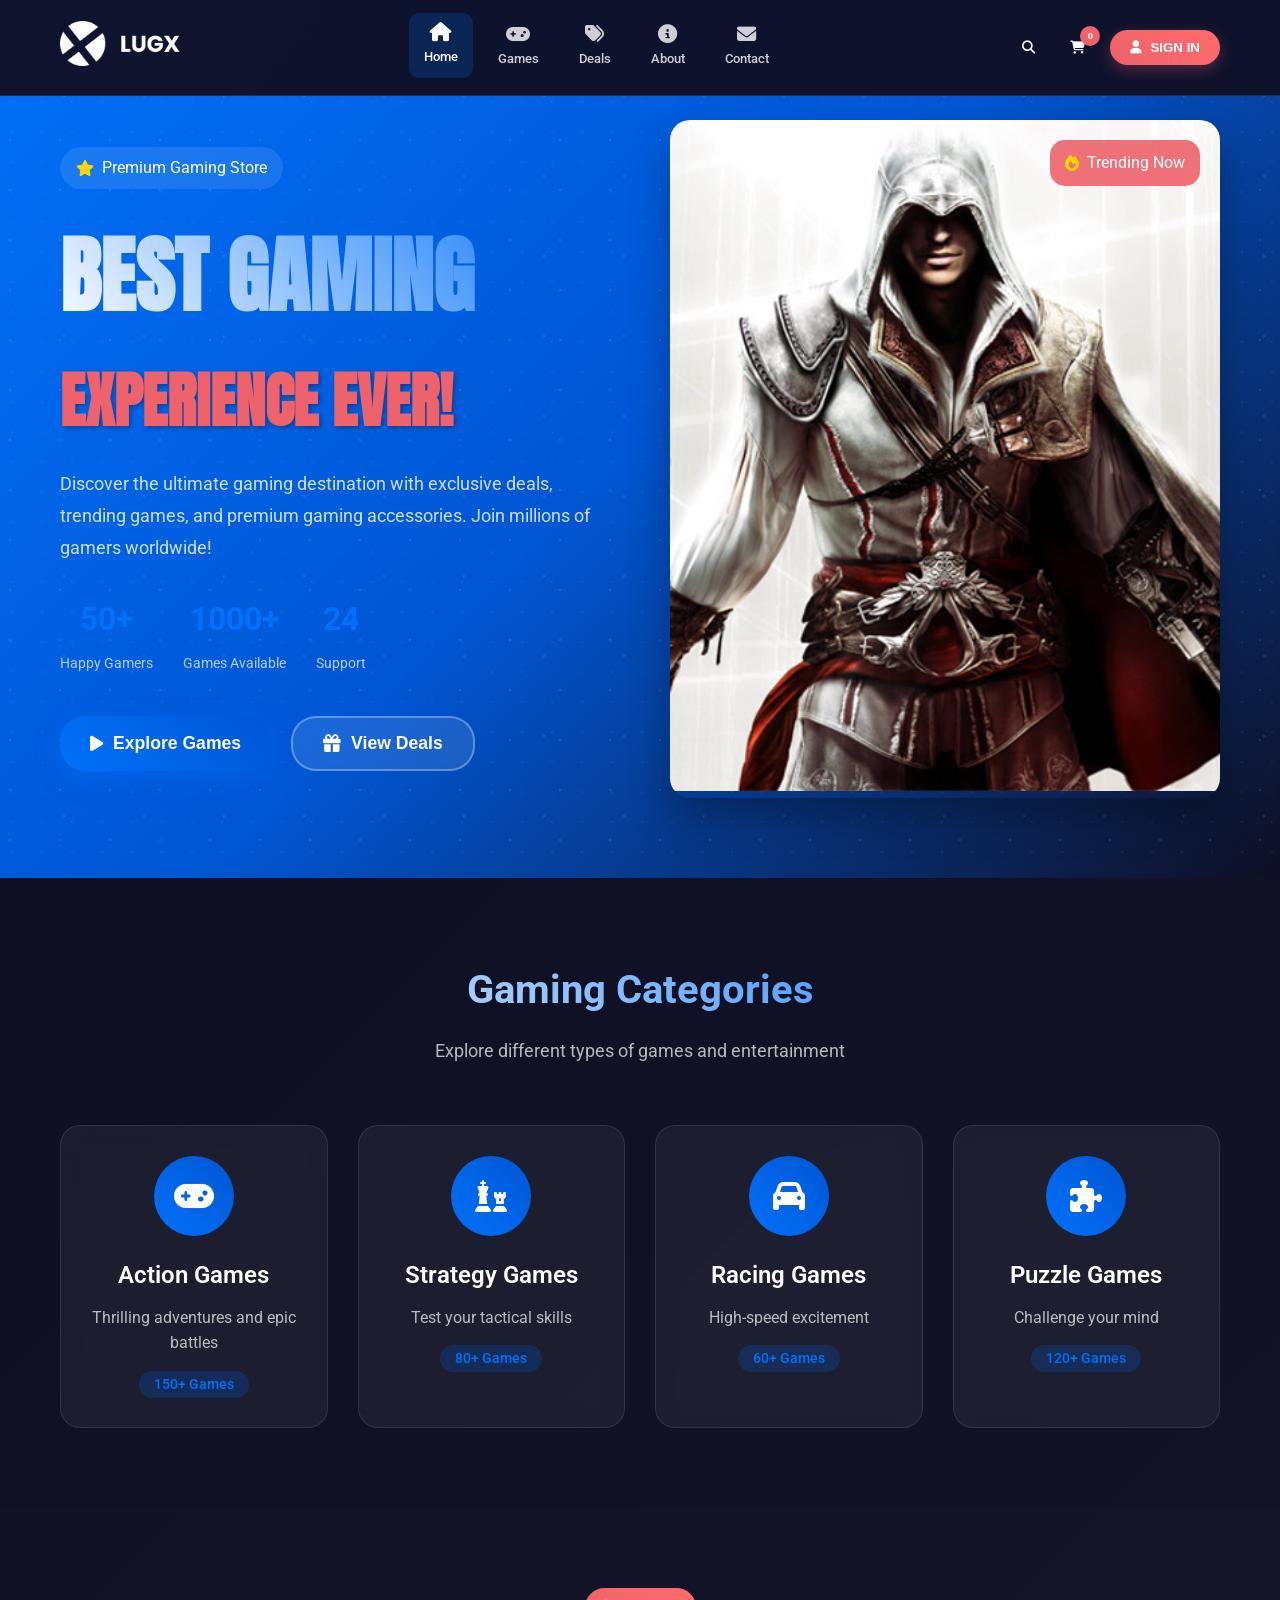
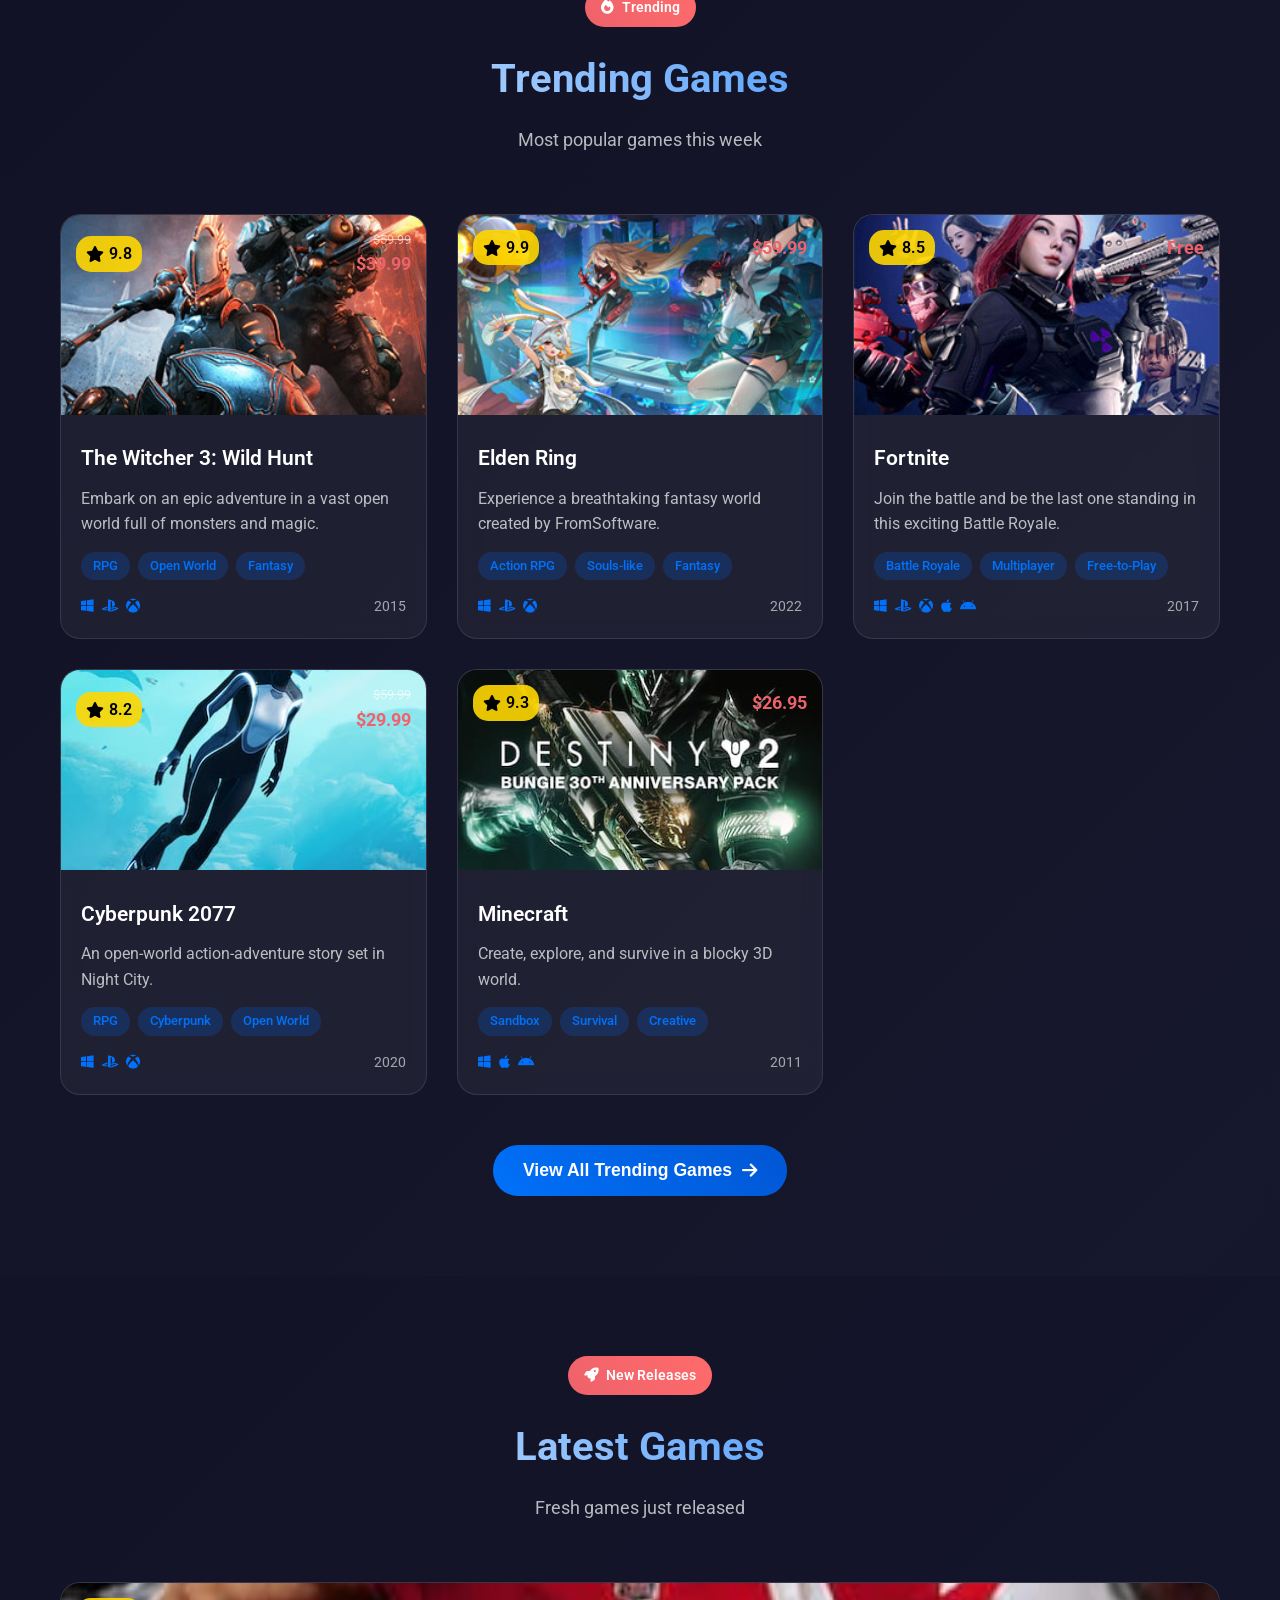
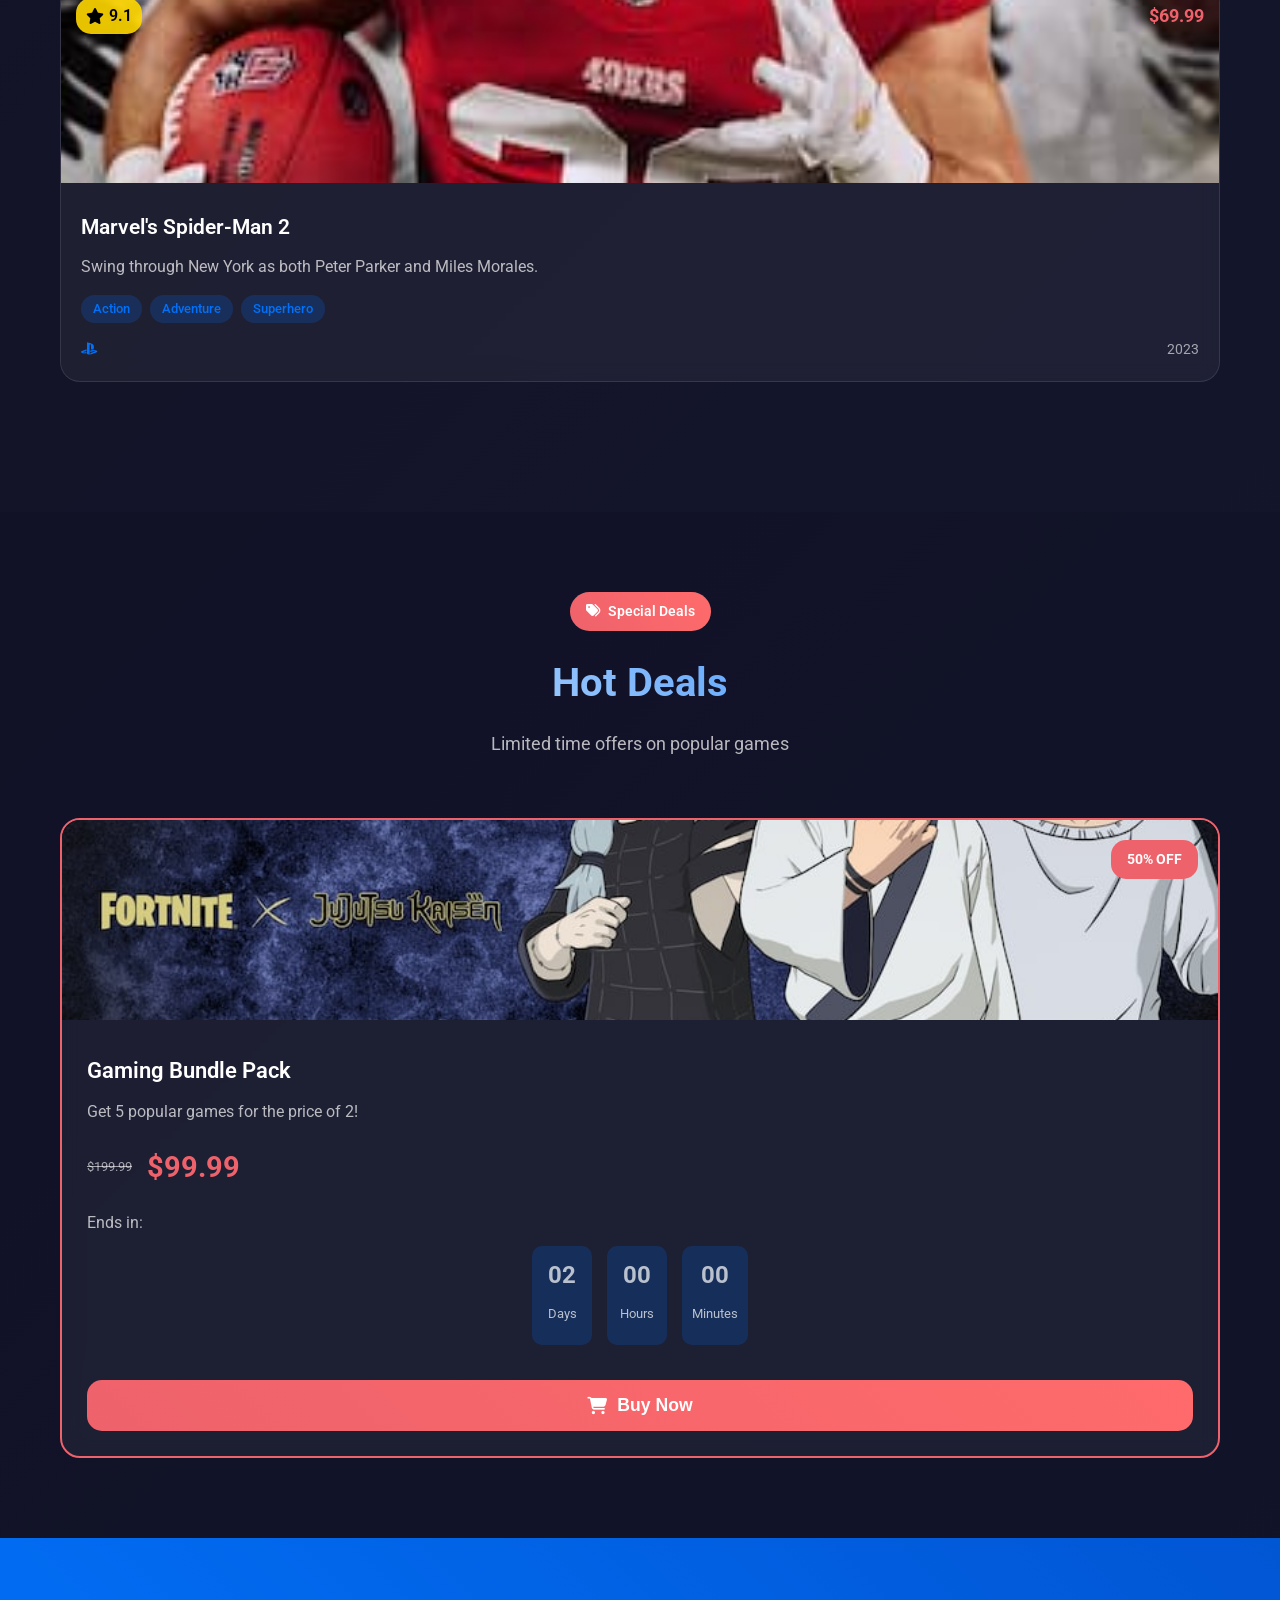
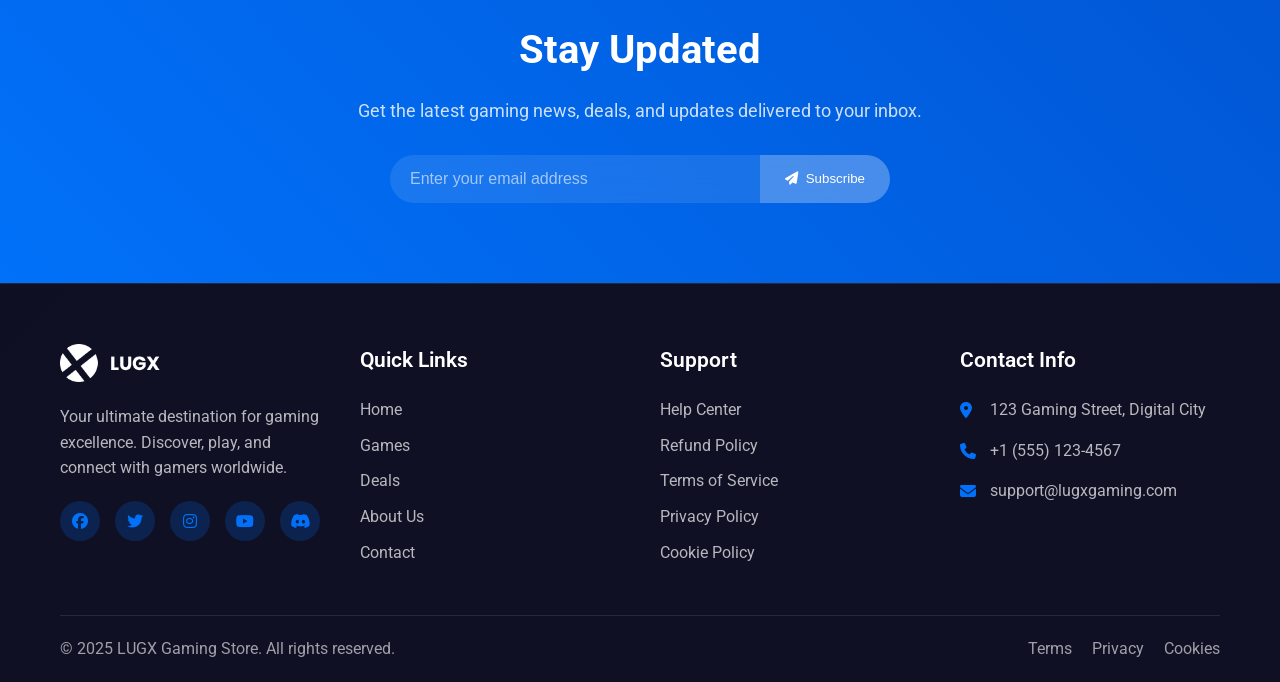
<file: Game Store/index.html>
<!DOCTYPE html>
<html lang="en">
<head>
  <meta charset="UTF-8">
  <meta name="viewport" content="width=device-width, initial-scale=1.0">
  <title>LUGX Gaming Store - Premium Gaming Experience</title>
  <meta name="description" content="Discover the best gaming experience with trending games, exclusive deals, and premium gaming accessories at LUGX Gaming Store.">
  <meta name="keywords" content="gaming store, video games, trending games, gaming accessories, online gaming">
  
  <!-- Google Fonts -->
  <link rel="preconnect" href="https://fonts.googleapis.com">
  <link rel="preconnect" href="https://fonts.gstatic.com" crossorigin>
  <link href="https://fonts.googleapis.com/css2?family=Anton&family=Roboto:wght@100;300;400;500;700;900&display=swap" rel="stylesheet">
  
  <!-- Font Awesome -->
  <link rel="stylesheet" href="https://cdnjs.cloudflare.com/ajax/libs/font-awesome/6.4.0/css/all.min.css">
  
  <!-- Custom CSS -->
  <link rel="stylesheet" href="styly.css">
</head>
<body>
  <!-- Loading Screen -->
  <div class="loading-overlay">
    <div class="loading-content">
      <div class="loading-logo">
        <img src="photos/logo.png" alt="LUGX Gaming">
      </div>
      <div class="loading-spinner"></div>
      <p>Loading Gaming Experience...</p>
    </div>
  </div>

  <!-- Header -->
  <header class="header">
    <div class="header-container">
      <div class="logo">
        <img src="photos/logo.png" alt="LUGX Gaming Store">
      </div>
      
      <nav class="nav-menu">
        <a href="#home" class="nav-link active">
          <i class="fas fa-home"></i>
          <span>Home</span>
        </a>
        <a href="#games" class="nav-link">
          <i class="fas fa-gamepad"></i>
          <span>Games</span>
        </a>
        <a href="#deals" class="nav-link">
          <i class="fas fa-tags"></i>
          <span>Deals</span>
        </a>
        <a href="#about" class="nav-link">
          <i class="fas fa-info-circle"></i>
          <span>About</span>
        </a>
        <a href="#contact" class="nav-link">
          <i class="fas fa-envelope"></i>
          <span>Contact</span>
        </a>
      </nav>
      
      <div class="header-actions">
        <button class="search-toggle" id="searchToggle">
          <i class="fas fa-search"></i>
        </button>
        <button class="cart-btn" id="cartBtn">
          <i class="fas fa-shopping-cart"></i>
          <span class="cart-count">0</span>
        </button>
        <button class="signin-btn">
          <i class="fas fa-user"></i>
          <span>SIGN IN</span>
        </button>
      </div>
    </div>
    
    <!-- Search Overlay -->
    <div class="search-overlay" id="searchOverlay">
      <div class="search-container">
        <div class="search-box">
          <i class="fas fa-search"></i>
          <input type="text" placeholder="Search for games, consoles, accessories..." id="searchInput">
          <button class="search-btn">
            <i class="fas fa-arrow-right"></i>
          </button>
        </div>
        <div class="search-suggestions" id="searchSuggestions">
          <div class="suggestion-item">
            <i class="fas fa-gamepad"></i>
            <span>Popular Games</span>
          </div>
          <div class="suggestion-item">
            <i class="fas fa-tv"></i>
            <span>Gaming Consoles</span>
          </div>
          <div class="suggestion-item">
            <i class="fas fa-headphones"></i>
            <span>Accessories</span>
          </div>
        </div>
      </div>
    </div>
  </header>

  <!-- Hero Section -->
  <section class="hero" id="home">
    <div class="hero-background">
      <div class="hero-particles"></div>
    </div>
    
    <div class="hero-container">
      <div class="hero-content">
        <div class="hero-badge">
          <i class="fas fa-star"></i>
          <span>Premium Gaming Store</span>
        </div>
        
        <h1 class="hero-title">
          <span class="hero-title-main">BEST GAMING</span>
          <span class="hero-title-sub">EXPERIENCE EVER!</span>
        </h1>
        
        <p class="hero-description">
          Discover the ultimate gaming destination with exclusive deals, trending games, 
          and premium gaming accessories. Join millions of gamers worldwide!
        </p>
        
        <div class="hero-stats">
          <div class="stat-item">
            <span class="stat-number">50K+</span>
            <span class="stat-label">Happy Gamers</span>
          </div>
          <div class="stat-item">
            <span class="stat-number">1000+</span>
            <span class="stat-label">Games Available</span>
          </div>
          <div class="stat-item">
            <span class="stat-number">24/7</span>
            <span class="stat-label">Support</span>
          </div>
        </div>
        
        <div class="hero-actions">
          <button class="cta-btn primary">
            <i class="fas fa-play"></i>
            <span>Explore Games</span>
          </button>
          <button class="cta-btn secondary">
            <i class="fas fa-gift"></i>
            <span>View Deals</span>
          </button>
        </div>
      </div>
      
      <div class="hero-visual">
        <div class="hero-image-container">
          <img src="photos/banner-image.jpg" alt="Gaming Banner" class="hero-image">
          <div class="hero-image-overlay">
            <div class="floating-card">
              <i class="fas fa-fire"></i>
              <span>Trending Now</span>
            </div>
          </div>
        </div>
      </div>
    </div>
  </section>

  <!-- Categories Section -->
  <section class="categories">
    <div class="container">
      <div class="section-header">
        <h2>Gaming Categories</h2>
        <p>Explore different types of games and entertainment</p>
      </div>
      
      <div class="categories-grid">
        <div class="category-card">
          <div class="category-icon">
            <i class="fas fa-gamepad"></i>
          </div>
          <h3>Action Games</h3>
          <p>Thrilling adventures and epic battles</p>
          <span class="category-count">150+ Games</span>
        </div>
        
        <div class="category-card">
          <div class="category-icon">
            <i class="fas fa-chess"></i>
          </div>
          <h3>Strategy Games</h3>
          <p>Test your tactical skills</p>
          <span class="category-count">80+ Games</span>
        </div>
        
        <div class="category-card">
          <div class="category-icon">
            <i class="fas fa-car"></i>
          </div>
          <h3>Racing Games</h3>
          <p>High-speed excitement</p>
          <span class="category-count">60+ Games</span>
        </div>
        
        <div class="category-card">
          <div class="category-icon">
            <i class="fas fa-puzzle-piece"></i>
          </div>
          <h3>Puzzle Games</h3>
          <p>Challenge your mind</p>
          <span class="category-count">120+ Games</span>
        </div>
      </div>
    </div>
  </section>

  <!-- Trending Games Section -->
  <section class="games-section trending" id="games">
    <div class="container">
      <div class="section-header">
        <div class="section-badge">
          <i class="fas fa-fire"></i>
          <span>Trending</span>
        </div>
        <h2>Trending Games</h2>
        <p>Most popular games this week</p>
      </div>
      
      <div class="games-grid" id="trendingGames">
        <div class="game-card" data-game="witcher3">
          <div class="game-image">
            <img src="photos/trending-01.jpg" alt="The Witcher 3">
            <div class="game-overlay">
              <div class="game-rating">
                <i class="fas fa-star"></i>
                <span>9.8</span>
              </div>
              <div class="game-price">
                <span class="original-price">$59.99</span>
                <span class="current-price">$39.99</span>
              </div>
            </div>
            <div class="game-actions">
              <button class="action-btn wishlist">
                <i class="fas fa-heart"></i>
              </button>
              <button class="action-btn cart">
                <i class="fas fa-shopping-cart"></i>
              </button>
              <button class="action-btn quick-view">
                <i class="fas fa-eye"></i>
              </button>
            </div>
          </div>
          
          <div class="game-info">
            <h3>The Witcher 3: Wild Hunt</h3>
            <p>Embark on an epic adventure in a vast open world full of monsters and magic.</p>
            <div class="game-tags">
              <span class="tag">RPG</span>
              <span class="tag">Open World</span>
              <span class="tag">Fantasy</span>
            </div>
            <div class="game-meta">
              <span class="platform">
                <i class="fab fa-windows"></i>
                <i class="fab fa-playstation"></i>
                <i class="fab fa-xbox"></i>
              </span>
              <span class="release-date">2015</span>
            </div>
          </div>
        </div>
        
        <div class="game-card" data-game="eldenring">
          <div class="game-image">
            <img src="photos/trending-02.jpg" alt="Elden Ring">
            <div class="game-overlay">
              <div class="game-rating">
                <i class="fas fa-star"></i>
                <span>9.9</span>
              </div>
              <div class="game-price">
                <span class="current-price">$59.99</span>
              </div>
            </div>
            <div class="game-actions">
              <button class="action-btn wishlist">
                <i class="fas fa-heart"></i>
              </button>
              <button class="action-btn cart">
                <i class="fas fa-shopping-cart"></i>
              </button>
              <button class="action-btn quick-view">
                <i class="fas fa-eye"></i>
              </button>
            </div>
          </div>
          
          <div class="game-info">
            <h3>Elden Ring</h3>
            <p>Experience a breathtaking fantasy world created by FromSoftware.</p>
            <div class="game-tags">
              <span class="tag">Action RPG</span>
              <span class="tag">Souls-like</span>
              <span class="tag">Fantasy</span>
            </div>
            <div class="game-meta">
              <span class="platform">
                <i class="fab fa-windows"></i>
                <i class="fab fa-playstation"></i>
                <i class="fab fa-xbox"></i>
              </span>
              <span class="release-date">2022</span>
            </div>
          </div>
        </div>
        
        <div class="game-card" data-game="fortnite">
          <div class="game-image">
            <img src="photos/trending-03.jpg" alt="Fortnite">
            <div class="game-overlay">
              <div class="game-rating">
                <i class="fas fa-star"></i>
                <span>8.5</span>
              </div>
              <div class="game-price">
                <span class="current-price">Free</span>
              </div>
            </div>
            <div class="game-actions">
              <button class="action-btn wishlist">
                <i class="fas fa-heart"></i>
              </button>
              <button class="action-btn cart">
                <i class="fas fa-shopping-cart"></i>
              </button>
              <button class="action-btn quick-view">
                <i class="fas fa-eye"></i>
              </button>
            </div>
          </div>
          
          <div class="game-info">
            <h3>Fortnite</h3>
            <p>Join the battle and be the last one standing in this exciting Battle Royale.</p>
            <div class="game-tags">
              <span class="tag">Battle Royale</span>
              <span class="tag">Multiplayer</span>
              <span class="tag">Free-to-Play</span>
            </div>
            <div class="game-meta">
              <span class="platform">
                <i class="fab fa-windows"></i>
                <i class="fab fa-playstation"></i>
                <i class="fab fa-xbox"></i>
                <i class="fab fa-apple"></i>
                <i class="fab fa-android"></i>
              </span>
              <span class="release-date">2017</span>
            </div>
          </div>
        </div>
        
        <div class="game-card" data-game="cyberpunk">
          <div class="game-image">
            <img src="photos/game 2.jpg" alt="Cyberpunk 2077">
            <div class="game-overlay">
              <div class="game-rating">
                <i class="fas fa-star"></i>
                <span>8.2</span>
              </div>
              <div class="game-price">
                <span class="original-price">$59.99</span>
                <span class="current-price">$29.99</span>
              </div>
            </div>
            <div class="game-actions">
              <button class="action-btn wishlist">
                <i class="fas fa-heart"></i>
              </button>
              <button class="action-btn cart">
                <i class="fas fa-shopping-cart"></i>
              </button>
              <button class="action-btn quick-view">
                <i class="fas fa-eye"></i>
              </button>
            </div>
          </div>
          
          <div class="game-info">
            <h3>Cyberpunk 2077</h3>
            <p>An open-world action-adventure story set in Night City.</p>
            <div class="game-tags">
              <span class="tag">RPG</span>
              <span class="tag">Cyberpunk</span>
              <span class="tag">Open World</span>
            </div>
            <div class="game-meta">
              <span class="platform">
                <i class="fab fa-windows"></i>
                <i class="fab fa-playstation"></i>
                <i class="fab fa-xbox"></i>
              </span>
              <span class="release-date">2020</span>
            </div>
          </div>
        </div>
        
        <div class="game-card" data-game="minecraft">
          <div class="game-image">
            <img src="photos/game 3.jpg" alt="Minecraft">
            <div class="game-overlay">
              <div class="game-rating">
                <i class="fas fa-star"></i>
                <span>9.3</span>
              </div>
              <div class="game-price">
                <span class="current-price">$26.95</span>
              </div>
            </div>
            <div class="game-actions">
              <button class="action-btn wishlist">
                <i class="fas fa-heart"></i>
              </button>
              <button class="action-btn cart">
                <i class="fas fa-shopping-cart"></i>
              </button>
              <button class="action-btn quick-view">
                <i class="fas fa-eye"></i>
              </button>
            </div>
          </div>
          
          <div class="game-info">
            <h3>Minecraft</h3>
            <p>Create, explore, and survive in a blocky 3D world.</p>
            <div class="game-tags">
              <span class="tag">Sandbox</span>
              <span class="tag">Survival</span>
              <span class="tag">Creative</span>
            </div>
            <div class="game-meta">
              <span class="platform">
                <i class="fab fa-windows"></i>
                <i class="fab fa-apple"></i>
                <i class="fab fa-android"></i>
              </span>
              <span class="release-date">2011</span>
            </div>
          </div>
        </div>
      </div>
      
      <div class="section-footer">
        <button class="view-all-btn">
          <span>View All Trending Games</span>
          <i class="fas fa-arrow-right"></i>
        </button>
      </div>
    </div>
  </section>

  <!-- New Releases Section -->
  <section class="games-section new-releases">
    <div class="container">
      <div class="section-header">
        <div class="section-badge">
          <i class="fas fa-rocket"></i>
          <span>New Releases</span>
        </div>
        <h2>Latest Games</h2>
        <p>Fresh games just released</p>
      </div>
      
      <div class="games-grid" id="newReleases">
        <!-- Similar game cards structure as trending but with different games -->
        <div class="game-card" data-game="spiderman2">
          <div class="game-image">
            <img src="photos/game 4.jpg" alt="Spider-Man 2">
            <div class="game-overlay">
              <div class="game-rating">
                <i class="fas fa-star"></i>
                <span>9.1</span>
              </div>
              <div class="game-price">
                <span class="current-price">$69.99</span>
              </div>
            </div>
            <div class="game-actions">
              <button class="action-btn wishlist">
                <i class="fas fa-heart"></i>
              </button>
              <button class="action-btn cart">
                <i class="fas fa-shopping-cart"></i>
              </button>
              <button class="action-btn quick-view">
                <i class="fas fa-eye"></i>
              </button>
            </div>
          </div>
          
          <div class="game-info">
            <h3>Marvel's Spider-Man 2</h3>
            <p>Swing through New York as both Peter Parker and Miles Morales.</p>
            <div class="game-tags">
              <span class="tag">Action</span>
              <span class="tag">Adventure</span>
              <span class="tag">Superhero</span>
            </div>
            <div class="game-meta">
              <span class="platform">
                <i class="fab fa-playstation"></i>
              </span>
              <span class="release-date">2023</span>
            </div>
          </div>
        </div>
        
        <!-- Add more new release games here -->
      </div>
    </div>
  </section>

  <!-- Deals Section -->
  <section class="deals-section" id="deals">
    <div class="container">
      <div class="section-header">
        <div class="section-badge">
          <i class="fas fa-tags"></i>
          <span>Special Deals</span>
        </div>
        <h2>Hot Deals</h2>
        <p>Limited time offers on popular games</p>
      </div>
      
      <div class="deals-grid">
        <div class="deal-card featured">
          <div class="deal-badge">
            <span>50% OFF</span>
          </div>
          <div class="deal-image">
            <img src="photos/game 5.jpg" alt="Special Deal">
          </div>
          <div class="deal-content">
            <h3>Gaming Bundle Pack</h3>
            <p>Get 5 popular games for the price of 2!</p>
            <div class="deal-price">
              <span class="original-price">$199.99</span>
              <span class="deal-price-current">$99.99</span>
            </div>
            <div class="deal-timer">
              <span>Ends in:</span>
              <div class="timer" id="dealTimer">
                <span class="time-unit">
                  <span class="time-value">02</span>
                  <span class="time-label">Days</span>
                </span>
                <span class="time-unit">
                  <span class="time-value">18</span>
                  <span class="time-label">Hours</span>
                </span>
                <span class="time-unit">
                  <span class="time-value">45</span>
                  <span class="time-label">Minutes</span>
                </span>
              </div>
            </div>
            <button class="deal-btn">
              <i class="fas fa-shopping-cart"></i>
              <span>Buy Now</span>
            </button>
          </div>
        </div>
      </div>
    </div>
  </section>

  <!-- Newsletter Section -->
  <section class="newsletter">
    <div class="container">
      <div class="newsletter-content">
        <h2>Stay Updated</h2>
        <p>Get the latest gaming news, deals, and updates delivered to your inbox.</p>
        <form class="newsletter-form" id="newsletterForm">
          <div class="form-group">
            <input type="email" placeholder="Enter your email address" required>
            <button type="submit">
              <i class="fas fa-paper-plane"></i>
              <span>Subscribe</span>
            </button>
          </div>
        </form>
      </div>
    </div>
  </section>

  <!-- Footer -->
  <footer class="footer">
    <div class="container">
      <div class="footer-content">
        <div class="footer-section">
          <div class="footer-logo">
            <img src="photos/logo.png" alt="LUGX Gaming">
          </div>
          <p>Your ultimate destination for gaming excellence. Discover, play, and connect with gamers worldwide.</p>
          <div class="social-links">
            <a href="#" class="social-link">
              <i class="fab fa-facebook"></i>
            </a>
            <a href="#" class="social-link">
              <i class="fab fa-twitter"></i>
            </a>
            <a href="#" class="social-link">
              <i class="fab fa-instagram"></i>
            </a>
            <a href="#" class="social-link">
              <i class="fab fa-youtube"></i>
            </a>
            <a href="#" class="social-link">
              <i class="fab fa-discord"></i>
            </a>
          </div>
        </div>
        
        <div class="footer-section">
          <h3>Quick Links</h3>
          <ul class="footer-links">
            <li><a href="#home">Home</a></li>
            <li><a href="#games">Games</a></li>
            <li><a href="#deals">Deals</a></li>
            <li><a href="#about">About Us</a></li>
            <li><a href="#contact">Contact</a></li>
          </ul>
        </div>
        
        <div class="footer-section">
          <h3>Support</h3>
          <ul class="footer-links">
            <li><a href="#">Help Center</a></li>
            <li><a href="#">Refund Policy</a></li>
            <li><a href="#">Terms of Service</a></li>
            <li><a href="#">Privacy Policy</a></li>
            <li><a href="#">Cookie Policy</a></li>
          </ul>
        </div>
        
        <div class="footer-section">
          <h3>Contact Info</h3>
          <div class="contact-info">
            <div class="contact-item">
              <i class="fas fa-map-marker-alt"></i>
              <span>123 Gaming Street, Digital City</span>
            </div>
            <div class="contact-item">
              <i class="fas fa-phone"></i>
              <span>+1 (555) 123-4567</span>
            </div>
            <div class="contact-item">
              <i class="fas fa-envelope"></i>
              <span>support@lugxgaming.com</span>
            </div>
          </div>
        </div>
      </div>
      
      <div class="footer-bottom">
        <p>&copy; 2025 LUGX Gaming Store. All rights reserved.</p>
        <div class="footer-bottom-links">
          <a href="#">Terms</a>
          <a href="#">Privacy</a>
          <a href="#">Cookies</a>
        </div>
      </div>
    </div>
  </footer>

  <!-- Cart Sidebar -->
  <div class="cart-sidebar" id="cartSidebar">
    <div class="cart-header">
      <h3>Shopping Cart</h3>
      <button class="close-cart" id="closeCart">
        <i class="fas fa-times"></i>
      </button>
    </div>
    <div class="cart-items" id="cartItems">
      <!-- Cart items will be dynamically added here -->
    </div>
    <div class="cart-footer">
      <div class="cart-total">
        <span>Total:</span>
        <span class="total-amount">$0.00</span>
      </div>
      <button class="checkout-btn">
        <i class="fas fa-shopping-cart"></i>
        <span>Checkout</span>
      </button>
    </div>
  </div>

  <!-- Quick View Modal -->
  <div class="modal" id="quickViewModal">
    <div class="modal-content">
      <div class="modal-header">
        <h3>Game Details</h3>
        <button class="close-modal">
          <i class="fas fa-times"></i>
        </button>
      </div>
      <div class="modal-body">
        <!-- Game details will be dynamically loaded here -->
      </div>
    </div>
  </div>

  <!-- Notification -->
  <div class="notification" id="notification">
    <div class="notification-content">
      <i class="notification-icon"></i>
      <span class="notification-message"></span>
    </div>
  </div>

  <!-- Scripts -->
  <script src="script.js"></script>
</body>
</html>
</file>
<file: Game Store/styly.css>
/* Enhanced Gaming Store Styles */

/* Reset and Base Styles */
* {
  margin: 0;
  padding: 0;
  box-sizing: border-box;
}

body {
  font-family: "Roboto", sans-serif;
  background: linear-gradient(135deg, #0f0f23 0%, #1a1a2e 50%, #16213e 100%);
  color: #ffffff;
  overflow-x: hidden;
  line-height: 1.6;
}

.container {
  max-width: 1200px;
  margin: 0 auto;
  padding: 0 20px;
}

/* Loading Screen */
.loading-overlay {
  position: fixed;
  top: 0;
  left: 0;
  width: 100%;
  height: 100%;
  background: linear-gradient(135deg, #0f0f23 0%, #1a1a2e 50%, #16213e 100%);
  display: flex;
  justify-content: center;
  align-items: center;
  z-index: 9999;
  transition: opacity 0.5s ease;
}

.loading-content {
  text-align: center;
  color: white;
}

.loading-logo img {
  width: 120px;
  margin-bottom: 20px;
  animation: pulse 2s infinite;
}

.loading-spinner {
  width: 50px;
  height: 50px;
  border: 4px solid rgba(255, 255, 255, 0.3);
  border-top: 4px solid #0171f9;
  border-radius: 50%;
  animation: spin 1s linear infinite;
  margin: 20px auto;
}

@keyframes pulse {
  0%,
  100% {
    transform: scale(1);
  }
  50% {
    transform: scale(1.1);
  }
}

@keyframes spin {
  0% {
    transform: rotate(0deg);
  }
  100% {
    transform: rotate(360deg);
  }
}

/* Header */
.header {
  background: rgba(15, 15, 35, 0.95);
  backdrop-filter: blur(20px);
  position: fixed;
  top: 0;
  left: 0;
  right: 0;
  z-index: 1000;
  border-bottom: 1px solid rgba(255, 255, 255, 0.1);
  transition: all 0.3s ease;
}

.header.scrolled {
  background: rgba(15, 15, 35, 0.98);
  box-shadow: 0 5px 20px rgba(0, 0, 0, 0.3);
}

.header-container {
  display: flex;
  justify-content: space-between;
  align-items: center;
  padding: 15px 0;
  max-width: 1200px;
  margin: 0 auto;
  padding-left: 20px;
  padding-right: 20px;
}

.logo img {
  width: 120px;
  transition: transform 0.3s ease;
}

.logo img:hover {
  transform: scale(1.05);
}

/* Navigation */
.nav-menu {
  display: flex;
  gap: 10px;
}

.nav-link {
  display: flex;
  flex-direction: column;
  align-items: center;
  gap: 5px;
  padding: 10px 15px;
  color: rgba(255, 255, 255, 0.8);
  text-decoration: none;
  border-radius: 10px;
  transition: all 0.3s ease;
  position: relative;
  overflow: hidden;
}

.nav-link::before {
  content: "";
  position: absolute;
  top: 0;
  left: -100%;
  width: 100%;
  height: 100%;
  background: linear-gradient(
    90deg,
    transparent,
    rgba(1, 113, 249, 0.3),
    transparent
  );
  transition: left 0.5s ease;
}

.nav-link:hover::before {
  left: 100%;
}

.nav-link:hover,
.nav-link.active {
  color: #ffffff;
  background: rgba(1, 113, 249, 0.2);
  transform: translateY(-2px);
}

.nav-link i {
  font-size: 1.2em;
}

.nav-link span {
  font-size: 0.8em;
  font-weight: 500;
}

/* Header Actions */
.header-actions {
  display: flex;
  align-items: center;
  gap: 15px;
}

.search-toggle,
.cart-btn,
.signin-btn {
  background: none;
  border: none;
  color: white;
  cursor: pointer;
  padding: 10px;
  border-radius: 10px;
  transition: all 0.3s ease;
  position: relative;
  display: flex;
  align-items: center;
  gap: 8px;
}

.search-toggle:hover,
.cart-btn:hover,
.signin-btn:hover {
  background: rgba(1, 113, 249, 0.2);
  transform: translateY(-2px);
}

.cart-count {
  position: absolute;
  top: -5px;
  right: -5px;
  background: #ee626b;
  color: white;
  border-radius: 50%;
  width: 20px;
  height: 20px;
  display: flex;
  align-items: center;
  justify-content: center;
  font-size: 0.7em;
  font-weight: bold;
  animation: bounce 0.6s ease;
}

@keyframes bounce {
  0%,
  20%,
  50%,
  80%,
  100% {
    transform: translateY(0);
  }
  40% {
    transform: translateY(-5px);
  }
  60% {
    transform: translateY(-3px);
  }
}

.signin-btn {
  background: linear-gradient(45deg, #ee626b, #ff6b6b);
  padding: 10px 20px;
  border-radius: 25px;
  font-weight: 600;
  box-shadow: 0 5px 15px rgba(238, 98, 107, 0.3);
}

.signin-btn:hover {
  transform: translateY(-2px);
  box-shadow: 0 8px 25px rgba(238, 98, 107, 0.4);
}

/* Search Overlay */
.search-overlay {
  position: fixed;
  top: 0;
  left: 0;
  width: 100%;
  height: 100%;
  background: rgba(0, 0, 0, 0.8);
  backdrop-filter: blur(10px);
  z-index: 2000;
  display: none;
  justify-content: center;
  align-items: center;
  animation: fadeIn 0.3s ease;
}

@keyframes fadeIn {
  from {
    opacity: 0;
  }
  to {
    opacity: 1;
  }
}

.search-container {
  width: 90%;
  max-width: 600px;
  background: rgba(15, 15, 35, 0.95);
  border-radius: 20px;
  padding: 30px;
  border: 1px solid rgba(255, 255, 255, 0.1);
}

.search-box {
  display: flex;
  align-items: center;
  background: rgba(255, 255, 255, 0.1);
  border-radius: 15px;
  padding: 15px;
  margin-bottom: 20px;
}

.search-box i {
  color: #0171f9;
  margin-right: 15px;
  font-size: 1.2em;
}

.search-box input {
  flex: 1;
  background: none;
  border: none;
  color: white;
  font-size: 1.1em;
  outline: none;
}

.search-box input::placeholder {
  color: rgba(255, 255, 255, 0.6);
}

.search-btn {
  background: #0171f9;
  border: none;
  color: white;
  padding: 10px 15px;
  border-radius: 10px;
  cursor: pointer;
  transition: all 0.3s ease;
}

.search-btn:hover {
  background: #0156d4;
  transform: scale(1.05);
}

.search-suggestions {
  display: grid;
  grid-template-columns: repeat(auto-fit, minmax(150px, 1fr));
  gap: 15px;
}

.suggestion-item {
  display: flex;
  align-items: center;
  gap: 10px;
  padding: 15px;
  background: rgba(255, 255, 255, 0.05);
  border-radius: 10px;
  cursor: pointer;
  transition: all 0.3s ease;
}

.suggestion-item:hover {
  background: rgba(1, 113, 249, 0.2);
  transform: translateY(-2px);
}

.suggestion-item i {
  color: #0171f9;
}

/* Hero Section */
.hero {
  padding: 120px 0 80px;
  position: relative;
  overflow: hidden;
}

.hero-background {
  position: absolute;
  top: 0;
  left: 0;
  width: 100%;
  height: 100%;
  background: linear-gradient(135deg, #0171f9 0%, #0156d4 50%, #0f0f23 100%);
}

.hero-particles {
  position: absolute;
  top: 0;
  left: 0;
  width: 100%;
  height: 100%;
  background-image: radial-gradient(
      circle at 20% 80%,
      rgba(255, 255, 255, 0.1) 1px,
      transparent 1px
    ),
    radial-gradient(
      circle at 80% 20%,
      rgba(255, 255, 255, 0.1) 1px,
      transparent 1px
    ),
    radial-gradient(
      circle at 40% 40%,
      rgba(255, 255, 255, 0.05) 1px,
      transparent 1px
    );
  background-size: 50px 50px, 80px 80px, 30px 30px;
  animation: float 20s infinite linear;
}

@keyframes float {
  0% {
    transform: translateY(0px);
  }
  100% {
    transform: translateY(-50px);
  }
}

.hero-container {
  display: grid;
  grid-template-columns: 1fr 1fr;
  gap: 60px;
  align-items: center;
  max-width: 1200px;
  margin: 0 auto;
  padding: 0 20px;
  position: relative;
  z-index: 2;
}

.hero-content {
  animation: slideInLeft 1s ease-out;
}

@keyframes slideInLeft {
  from {
    opacity: 0;
    transform: translateX(-50px);
  }
  to {
    opacity: 1;
    transform: translateX(0);
  }
}

.hero-badge {
  display: inline-flex;
  align-items: center;
  gap: 8px;
  background: rgba(255, 255, 255, 0.1);
  padding: 8px 16px;
  border-radius: 25px;
  margin-bottom: 20px;
  backdrop-filter: blur(10px);
}

.hero-badge i {
  color: #ffd700;
}

.hero-title {
  font-family: "Anton", sans-serif;
  margin-bottom: 20px;
}

.hero-title-main {
  display: block;
  font-size: 3.5em;
  font-weight: 900;
  background: linear-gradient(45deg, #ffffff, #0171f9);
  -webkit-background-clip: text;
  -webkit-text-fill-color: transparent;
  background-clip: text;
  margin-bottom: 10px;
}

.hero-title-sub {
  display: block;
  font-size: 2.5em;
  color: #ee626b;
  text-shadow: 2px 2px 4px rgba(0, 0, 0, 0.3);
}

.hero-description {
  font-size: 1.1em;
  color: rgba(255, 255, 255, 0.8);
  margin-bottom: 30px;
  line-height: 1.8;
}

.hero-stats {
  display: flex;
  gap: 30px;
  margin-bottom: 40px;
}

.stat-item {
  text-align: center;
}

.stat-number {
  display: block;
  font-size: 2em;
  font-weight: 700;
  color: #0171f9;
  margin-bottom: 5px;
}

.stat-label {
  font-size: 0.9em;
  color: rgba(255, 255, 255, 0.7);
}

.hero-actions {
  display: flex;
  gap: 20px;
}

.cta-btn {
  display: flex;
  align-items: center;
  gap: 10px;
  padding: 15px 30px;
  border: none;
  border-radius: 25px;
  font-size: 1.1em;
  font-weight: 600;
  cursor: pointer;
  transition: all 0.3s ease;
  position: relative;
  overflow: hidden;
}

.cta-btn::before {
  content: "";
  position: absolute;
  top: 0;
  left: -100%;
  width: 100%;
  height: 100%;
  background: linear-gradient(
    90deg,
    transparent,
    rgba(255, 255, 255, 0.3),
    transparent
  );
  transition: left 0.5s ease;
}

.cta-btn:hover::before {
  left: 100%;
}

.cta-btn.primary {
  background: linear-gradient(45deg, #0171f9, #0156d4);
  color: white;
  box-shadow: 0 8px 25px rgba(1, 113, 249, 0.4);
}

.cta-btn.secondary {
  background: rgba(255, 255, 255, 0.1);
  color: white;
  border: 2px solid rgba(255, 255, 255, 0.3);
  backdrop-filter: blur(10px);
}

.cta-btn:hover {
  transform: translateY(-3px);
}

.cta-btn.primary:hover {
  box-shadow: 0 12px 35px rgba(1, 113, 249, 0.6);
}

.cta-btn.secondary:hover {
  background: rgba(255, 255, 255, 0.2);
  border-color: rgba(255, 255, 255, 0.5);
}

/* Hero Visual */
.hero-visual {
  animation: slideInRight 1s ease-out;
}

@keyframes slideInRight {
  from {
    opacity: 0;
    transform: translateX(50px);
  }
  to {
    opacity: 1;
    transform: translateX(0);
  }
}

.hero-image-container {
  position: relative;
  border-radius: 20px;
  overflow: hidden;
  box-shadow: 0 20px 40px rgba(0, 0, 0, 0.3);
}

.hero-image {
  width: 100%;
  height: auto;
  transition: transform 0.3s ease;
}

.hero-image-container:hover .hero-image {
  transform: scale(1.05);
}

.hero-image-overlay {
  position: absolute;
  top: 20px;
  right: 20px;
}

.floating-card {
  background: rgba(238, 98, 107, 0.9);
  backdrop-filter: blur(10px);
  padding: 10px 15px;
  border-radius: 15px;
  display: flex;
  align-items: center;
  gap: 8px;
  animation: float 3s ease-in-out infinite;
}

.floating-card i {
  color: #ffd700;
}

/* Categories Section */
.categories {
  padding: 80px 0;
  background: rgba(15, 15, 35, 0.5);
}

.section-header {
  text-align: center;
  margin-bottom: 60px;
}

.section-header h2 {
  font-size: 2.5em;
  font-weight: 700;
  margin-bottom: 15px;
  background: linear-gradient(45deg, #ffffff, #0171f9);
  -webkit-background-clip: text;
  -webkit-text-fill-color: transparent;
  background-clip: text;
}

.section-header p {
  font-size: 1.1em;
  color: rgba(255, 255, 255, 0.7);
}

.categories-grid {
  display: grid;
  grid-template-columns: repeat(auto-fit, minmax(250px, 1fr));
  gap: 30px;
}

.category-card {
  background: rgba(255, 255, 255, 0.05);
  backdrop-filter: blur(10px);
  border-radius: 20px;
  padding: 30px;
  text-align: center;
  border: 1px solid rgba(255, 255, 255, 0.1);
  transition: all 0.3s ease;
  position: relative;
  overflow: hidden;
}

.category-card::before {
  content: "";
  position: absolute;
  top: 0;
  left: -100%;
  width: 100%;
  height: 100%;
  background: linear-gradient(
    90deg,
    transparent,
    rgba(1, 113, 249, 0.2),
    transparent
  );
  transition: left 0.5s ease;
}

.category-card:hover::before {
  left: 100%;
}

.category-card:hover {
  transform: translateY(-10px);
  background: rgba(255, 255, 255, 0.1);
  box-shadow: 0 15px 35px rgba(0, 0, 0, 0.3);
}

.category-icon {
  width: 80px;
  height: 80px;
  background: linear-gradient(45deg, #0171f9, #0156d4);
  border-radius: 50%;
  display: flex;
  align-items: center;
  justify-content: center;
  margin: 0 auto 20px;
  font-size: 2em;
  color: white;
  transition: all 0.3s ease;
}

.category-card:hover .category-icon {
  transform: scale(1.1) rotate(5deg);
}

.category-card h3 {
  font-size: 1.5em;
  font-weight: 600;
  margin-bottom: 10px;
  color: white;
}

.category-card p {
  color: rgba(255, 255, 255, 0.7);
  margin-bottom: 15px;
}

.category-count {
  background: rgba(1, 113, 249, 0.2);
  color: #0171f9;
  padding: 5px 15px;
  border-radius: 15px;
  font-size: 0.9em;
  font-weight: 500;
}

/* Games Section */
.games-section {
  padding: 80px 0;
}

.games-section.trending {
  background: rgba(15, 15, 35, 0.3);
}

.games-section.new-releases {
  background: rgba(15, 15, 35, 0.5);
}

.section-badge {
  display: inline-flex;
  align-items: center;
  gap: 8px;
  background: linear-gradient(45deg, #ee626b, #ff6b6b);
  padding: 8px 16px;
  border-radius: 25px;
  margin-bottom: 20px;
  font-size: 0.9em;
  font-weight: 600;
}

.games-grid {
  display: grid;
  grid-template-columns: repeat(auto-fit, minmax(280px, 1fr));
  gap: 30px;
  margin-bottom: 50px;
}

.game-card {
  background: rgba(255, 255, 255, 0.05);
  backdrop-filter: blur(10px);
  border-radius: 20px;
  overflow: hidden;
  border: 1px solid rgba(255, 255, 255, 0.1);
  transition: all 0.3s ease;
  position: relative;
}

.game-card:hover {
  transform: translateY(-10px);
  box-shadow: 0 20px 40px rgba(0, 0, 0, 0.3);
  background: rgba(255, 255, 255, 0.1);
}

.game-image {
  position: relative;
  overflow: hidden;
}

.game-image img {
  width: 100%;
  height: 200px;
  object-fit: cover;
  transition: transform 0.3s ease;
}

.game-card:hover .game-image img {
  transform: scale(1.1);
}

.game-overlay {
  position: absolute;
  top: 15px;
  left: 15px;
  right: 15px;
  display: flex;
  justify-content: space-between;
  align-items: center;
}

.game-rating {
  background: rgba(255, 215, 0, 0.9);
  color: #000;
  padding: 5px 10px;
  border-radius: 15px;
  font-weight: 600;
  display: flex;
  align-items: center;
  gap: 5px;
}

.game-price {
  display: flex;
  flex-direction: column;
  align-items: flex-end;
}

.original-price {
  font-size: 0.8em;
  color: rgba(255, 255, 255, 0.6);
  text-decoration: line-through;
}

.current-price {
  font-size: 1.1em;
  font-weight: 700;
  color: #ee626b;
}

.game-actions {
  position: absolute;
  bottom: 15px;
  left: 15px;
  right: 15px;
  display: flex;
  gap: 10px;
  opacity: 0;
  transform: translateY(20px);
  transition: all 0.3s ease;
}

.game-card:hover .game-actions {
  opacity: 1;
  transform: translateY(0);
}

.action-btn {
  background: rgba(255, 255, 255, 0.2);
  border: none;
  color: white;
  width: 40px;
  height: 40px;
  border-radius: 50%;
  cursor: pointer;
  transition: all 0.3s ease;
  display: flex;
  align-items: center;
  justify-content: center;
  backdrop-filter: blur(10px);
}

.action-btn:hover {
  background: rgba(1, 113, 249, 0.8);
  transform: scale(1.1);
}

.action-btn.wishlist:hover {
  background: rgba(238, 98, 107, 0.8);
}

.game-info {
  padding: 20px;
}

.game-info h3 {
  font-size: 1.3em;
  font-weight: 600;
  margin-bottom: 10px;
  color: white;
}

.game-info p {
  color: rgba(255, 255, 255, 0.7);
  margin-bottom: 15px;
  line-height: 1.6;
}

.game-tags {
  display: flex;
  flex-wrap: wrap;
  gap: 8px;
  margin-bottom: 15px;
}

.tag {
  background: rgba(1, 113, 249, 0.2);
  color: #0171f9;
  padding: 4px 12px;
  border-radius: 15px;
  font-size: 0.8em;
  font-weight: 500;
}

.game-meta {
  display: flex;
  justify-content: space-between;
  align-items: center;
  color: rgba(255, 255, 255, 0.6);
  font-size: 0.9em;
}

.platform i {
  margin-right: 5px;
  color: #0171f9;
}

/* Section Footer */
.section-footer {
  text-align: center;
}

.view-all-btn {
  background: linear-gradient(45deg, #0171f9, #0156d4);
  color: white;
  border: none;
  padding: 15px 30px;
  border-radius: 25px;
  font-size: 1.1em;
  font-weight: 600;
  cursor: pointer;
  transition: all 0.3s ease;
  display: inline-flex;
  align-items: center;
  gap: 10px;
}

.view-all-btn:hover {
  transform: translateY(-3px);
  box-shadow: 0 10px 25px rgba(1, 113, 249, 0.4);
}

/* Deals Section */
.deals-section {
  padding: 80px 0;
  background: rgba(15, 15, 35, 0.7);
}

.deals-grid {
  display: grid;
  grid-template-columns: repeat(auto-fit, minmax(300px, 1fr));
  gap: 30px;
}

.deal-card {
  background: rgba(255, 255, 255, 0.05);
  backdrop-filter: blur(10px);
  border-radius: 20px;
  overflow: hidden;
  border: 1px solid rgba(255, 255, 255, 0.1);
  position: relative;
  transition: all 0.3s ease;
}

.deal-card.featured {
  border: 2px solid #ee626b;
}

.deal-card:hover {
  transform: translateY(-10px);
  box-shadow: 0 20px 40px rgba(0, 0, 0, 0.3);
}

.deal-badge {
  position: absolute;
  top: 20px;
  right: 20px;
  background: #ee626b;
  color: white;
  padding: 8px 16px;
  border-radius: 15px;
  font-weight: 700;
  font-size: 0.9em;
  z-index: 2;
}

.deal-image {
  position: relative;
  overflow: hidden;
}

.deal-image img {
  width: 100%;
  height: 200px;
  object-fit: cover;
  transition: transform 0.3s ease;
}

.deal-card:hover .deal-image img {
  transform: scale(1.1);
}

.deal-content {
  padding: 25px;
}

.deal-content h3 {
  font-size: 1.4em;
  font-weight: 600;
  margin-bottom: 10px;
  color: white;
}

.deal-content p {
  color: rgba(255, 255, 255, 0.7);
  margin-bottom: 20px;
}

.deal-price {
  display: flex;
  align-items: center;
  gap: 15px;
  margin-bottom: 20px;
}

.deal-price-current {
  font-size: 1.8em;
  font-weight: 700;
  color: #ee626b;
}

.deal-timer {
  margin-bottom: 25px;
}

.deal-timer span {
  display: block;
  margin-bottom: 10px;
  color: rgba(255, 255, 255, 0.7);
}

.timer {
  display: flex;
  gap: 15px;
  justify-content: center;
}

.time-unit {
  text-align: center;
  background: rgba(1, 113, 249, 0.2);
  padding: 10px;
  border-radius: 10px;
  min-width: 60px;
}

.time-value {
  display: block;
  font-size: 1.5em;
  font-weight: 700;
  color: #0171f9;
}

.time-label {
  font-size: 0.8em;
  color: rgba(255, 255, 255, 0.7);
}

.deal-btn {
  width: 100%;
  background: linear-gradient(45deg, #ee626b, #ff6b6b);
  color: white;
  border: none;
  padding: 15px;
  border-radius: 15px;
  font-size: 1.1em;
  font-weight: 600;
  cursor: pointer;
  transition: all 0.3s ease;
  display: flex;
  align-items: center;
  justify-content: center;
  gap: 10px;
}

.deal-btn:hover {
  transform: translateY(-2px);
  box-shadow: 0 10px 25px rgba(238, 98, 107, 0.4);
}

/* Newsletter Section */
.newsletter {
  padding: 80px 0;
  background: linear-gradient(45deg, #0171f9, #0156d4);
}

.newsletter-content {
  text-align: center;
  max-width: 600px;
  margin: 0 auto;
}

.newsletter-content h2 {
  font-size: 2.5em;
  font-weight: 700;
  margin-bottom: 15px;
  color: white;
}

.newsletter-content p {
  font-size: 1.1em;
  color: rgba(255, 255, 255, 0.8);
  margin-bottom: 30px;
}

.newsletter-form {
  display: flex;
  gap: 15px;
  max-width: 500px;
  margin: 0 auto;
}

.form-group {
  flex: 1;
  display: flex;
  background: rgba(255, 255, 255, 0.1);
  border-radius: 25px;
  overflow: hidden;
  backdrop-filter: blur(10px);
}

.form-group input {
  flex: 1;
  background: none;
  border: none;
  padding: 15px 20px;
  color: white;
  font-size: 1em;
  outline: none;
}

.form-group input::placeholder {
  color: rgba(255, 255, 255, 0.6);
}

.form-group button {
  background: rgba(255, 255, 255, 0.2);
  border: none;
  color: white;
  padding: 15px 25px;
  cursor: pointer;
  transition: all 0.3s ease;
  display: flex;
  align-items: center;
  gap: 8px;
}

.form-group button:hover {
  background: rgba(255, 255, 255, 0.3);
}

/* Footer */
.footer {
  background: rgba(15, 15, 35, 0.95);
  padding: 60px 0 20px;
  border-top: 1px solid rgba(255, 255, 255, 0.1);
}

.footer-content {
  display: grid;
  grid-template-columns: repeat(auto-fit, minmax(250px, 1fr));
  gap: 40px;
  margin-bottom: 40px;
}

.footer-section h3 {
  font-size: 1.3em;
  font-weight: 600;
  margin-bottom: 20px;
  color: white;
}

.footer-logo img {
  width: 100px;
  margin-bottom: 15px;
}

.footer-section p {
  color: rgba(255, 255, 255, 0.7);
  line-height: 1.6;
  margin-bottom: 20px;
}

.social-links {
  display: flex;
  gap: 15px;
}

.social-link {
  width: 40px;
  height: 40px;
  background: rgba(1, 113, 249, 0.2);
  border-radius: 50%;
  display: flex;
  align-items: center;
  justify-content: center;
  color: #0171f9;
  text-decoration: none;
  transition: all 0.3s ease;
}

.social-link:hover {
  background: #0171f9;
  color: white;
  transform: translateY(-3px);
}

.footer-links {
  list-style: none;
}

.footer-links li {
  margin-bottom: 10px;
}

.footer-links a {
  color: rgba(255, 255, 255, 0.7);
  text-decoration: none;
  transition: color 0.3s ease;
}

.footer-links a:hover {
  color: #0171f9;
}

.contact-info {
  display: flex;
  flex-direction: column;
  gap: 15px;
}

.contact-item {
  display: flex;
  align-items: center;
  gap: 10px;
  color: rgba(255, 255, 255, 0.7);
}

.contact-item i {
  color: #0171f9;
  width: 20px;
}

.footer-bottom {
  border-top: 1px solid rgba(255, 255, 255, 0.1);
  padding-top: 20px;
  display: flex;
  justify-content: space-between;
  align-items: center;
  color: rgba(255, 255, 255, 0.6);
}

.footer-bottom-links {
  display: flex;
  gap: 20px;
}

.footer-bottom-links a {
  color: rgba(255, 255, 255, 0.6);
  text-decoration: none;
  transition: color 0.3s ease;
}

.footer-bottom-links a:hover {
  color: #0171f9;
}

/* Cart Sidebar */
.cart-sidebar {
  position: fixed;
  top: 0;
  right: -400px;
  width: 400px;
  height: 100vh;
  background: rgba(15, 15, 35, 0.95);
  backdrop-filter: blur(20px);
  border-left: 1px solid rgba(255, 255, 255, 0.1);
  z-index: 1500;
  transition: right 0.3s ease;
  display: flex;
  flex-direction: column;
}

.cart-sidebar.open {
  right: 0;
}

.cart-header {
  display: flex;
  justify-content: space-between;
  align-items: center;
  padding: 20px;
  border-bottom: 1px solid rgba(255, 255, 255, 0.1);
}

.cart-header h3 {
  color: white;
  font-size: 1.3em;
}

.close-cart {
  background: none;
  border: none;
  color: rgba(255, 255, 255, 0.7);
  cursor: pointer;
  font-size: 1.2em;
  transition: color 0.3s ease;
}

.close-cart:hover {
  color: white;
}

.cart-items {
  flex: 1;
  padding: 20px;
  overflow-y: auto;
}

.cart-footer {
  padding: 20px;
  border-top: 1px solid rgba(255, 255, 255, 0.1);
}

.cart-total {
  display: flex;
  justify-content: space-between;
  align-items: center;
  margin-bottom: 20px;
  font-size: 1.2em;
  font-weight: 600;
  color: white;
}

.checkout-btn {
  width: 100%;
  background: linear-gradient(45deg, #ee626b, #ff6b6b);
  color: white;
  border: none;
  padding: 15px;
  border-radius: 15px;
  font-size: 1.1em;
  font-weight: 600;
  cursor: pointer;
  transition: all 0.3s ease;
  display: flex;
  align-items: center;
  justify-content: center;
  gap: 10px;
}

.checkout-btn:hover {
  transform: translateY(-2px);
  box-shadow: 0 10px 25px rgba(238, 98, 107, 0.4);
}

/* Modal */
.modal {
  position: fixed;
  top: 0;
  left: 0;
  width: 100%;
  height: 100%;
  background: rgba(0, 0, 0, 0.8);
  backdrop-filter: blur(10px);
  z-index: 2000;
  display: none;
  justify-content: center;
  align-items: center;
  animation: fadeIn 0.3s ease;
}

.modal-content {
  background: rgba(15, 15, 35, 0.95);
  border-radius: 20px;
  max-width: 600px;
  width: 90%;
  max-height: 80vh;
  overflow-y: auto;
  border: 1px solid rgba(255, 255, 255, 0.1);
  animation: slideInUp 0.3s ease;
}

@keyframes slideInUp {
  from {
    opacity: 0;
    transform: translateY(50px);
  }
  to {
    opacity: 1;
    transform: translateY(0);
  }
}

.modal-header {
  display: flex;
  justify-content: space-between;
  align-items: center;
  padding: 20px;
  border-bottom: 1px solid rgba(255, 255, 255, 0.1);
}

.modal-header h3 {
  color: white;
  font-size: 1.3em;
}

.close-modal {
  background: none;
  border: none;
  color: rgba(255, 255, 255, 0.7);
  cursor: pointer;
  font-size: 1.2em;
  transition: color 0.3s ease;
}

.close-modal:hover {
  color: white;
}

.modal-body {
  padding: 20px;
}

/* Notification */
.notification {
  position: fixed;
  top: 20px;
  right: 20px;
  background: rgba(15, 15, 35, 0.95);
  backdrop-filter: blur(20px);
  border-radius: 15px;
  padding: 15px 20px;
  border: 1px solid rgba(255, 255, 255, 0.1);
  z-index: 3000;
  transform: translateX(400px);
  transition: transform 0.3s ease;
  display: flex;
  align-items: center;
  gap: 10px;
}

.notification.show {
  transform: translateX(0);
}

.notification.success {
  border-left: 4px solid #27ae60;
}

.notification.error {
  border-left: 4px solid #e74c3c;
}

.notification.info {
  border-left: 4px solid #3498db;
}

.notification-icon {
  font-size: 1.2em;
}

.notification.success .notification-icon {
  color: #27ae60;
}

.notification.error .notification-icon {
  color: #e74c3c;
}

.notification.info .notification-icon {
  color: #3498db;
}

.notification-message {
  color: white;
  font-weight: 500;
}

/* Responsive Design */
@media (max-width: 1024px) {
  .hero-container {
    grid-template-columns: 1fr;
    gap: 40px;
    text-align: center;
  }

  .hero-title-main {
    font-size: 2.8em;
  }

  .hero-title-sub {
    font-size: 2em;
  }

  .hero-stats {
    justify-content: center;
  }

  .hero-actions {
    justify-content: center;
  }

  .newsletter-form {
    flex-direction: column;
  }

  .footer-bottom {
    flex-direction: column;
    gap: 15px;
    text-align: center;
  }
}

@media (max-width: 768px) {
  .header-container {
    flex-direction: column;
    gap: 15px;
  }

  .nav-menu {
    order: 3;
    width: 100%;
    justify-content: center;
  }

  .nav-link span {
    display: none;
  }

  .hero {
    padding: 100px 0 60px;
  }

  .hero-title-main {
    font-size: 2.2em;
  }

  .hero-title-sub {
    font-size: 1.6em;
  }

  .hero-stats {
    flex-direction: column;
    gap: 20px;
  }

  .hero-actions {
    flex-direction: column;
    align-items: center;
  }

  .categories-grid {
    grid-template-columns: 1fr;
  }

  .games-grid {
    grid-template-columns: 1fr;
  }

  .deals-grid {
    grid-template-columns: 1fr;
  }

  .footer-content {
    grid-template-columns: 1fr;
    text-align: center;
  }

  .cart-sidebar {
    width: 100%;
    right: -100%;
  }

  .modal-content {
    width: 95%;
    margin: 20px;
  }
}

@media (max-width: 480px) {
  .container {
    padding: 0 15px;
  }

  .hero-title-main {
    font-size: 1.8em;
  }

  .hero-title-sub {
    font-size: 1.3em;
  }

  .section-header h2 {
    font-size: 2em;
  }

  .cta-btn {
    padding: 12px 25px;
    font-size: 1em;
  }

  .game-card {
    margin: 0 10px;
  }

  .timer {
    gap: 10px;
  }

  .time-unit {
    min-width: 50px;
    padding: 8px;
  }

  .time-value {
    font-size: 1.2em;
  }
}
</file>
